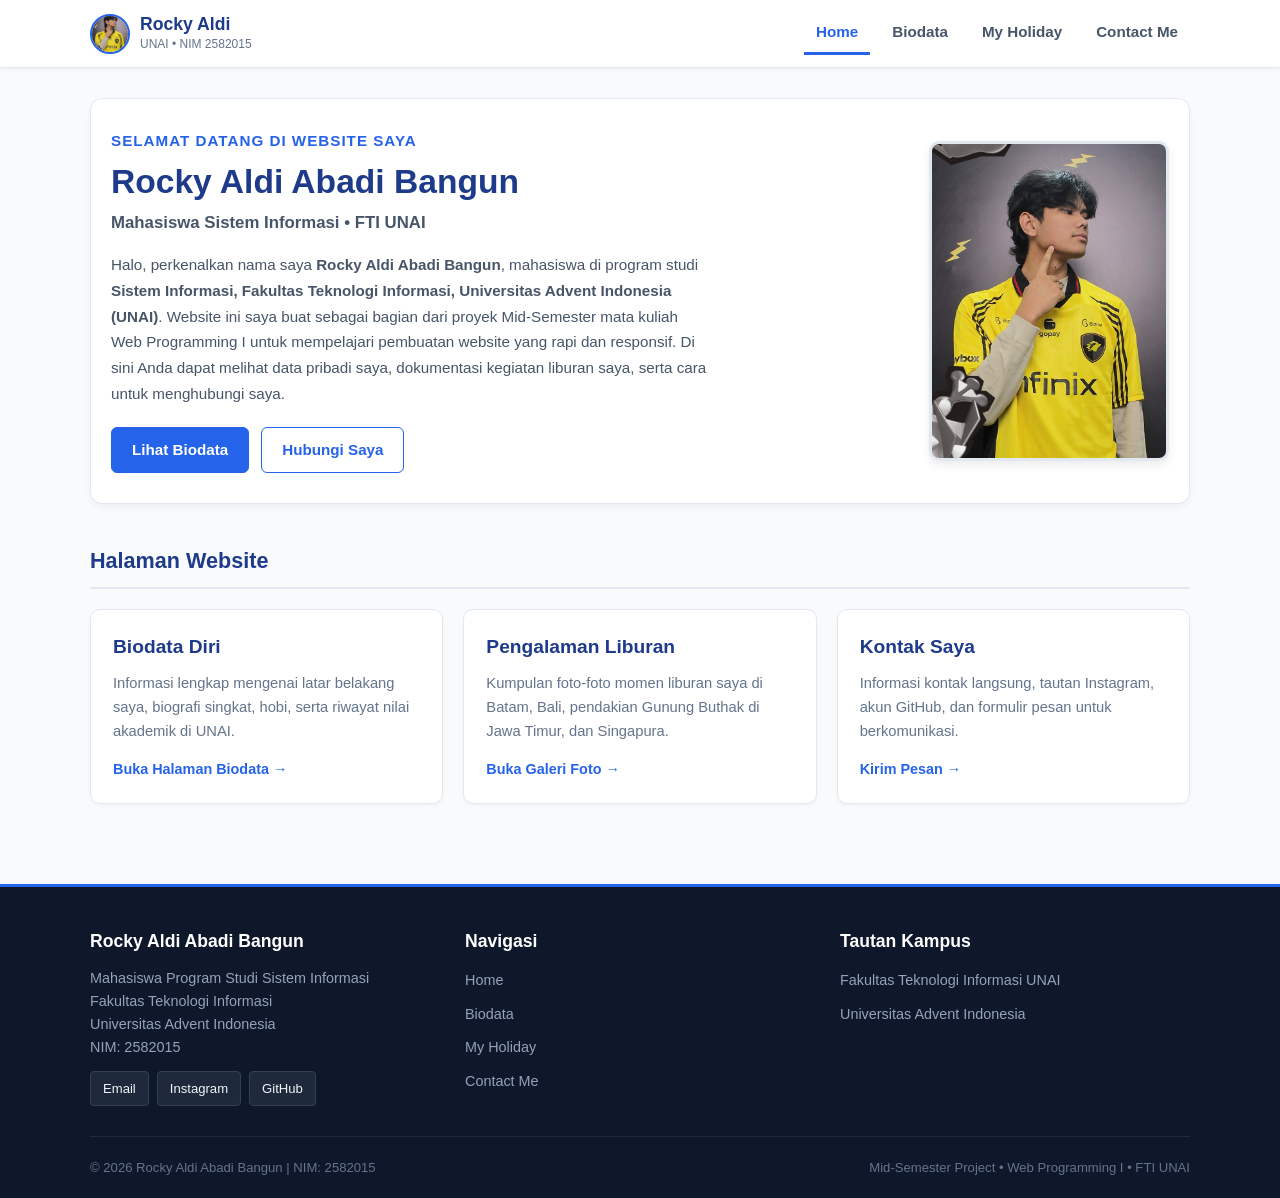
<file: index.html>
<!DOCTYPE html>
<html lang="id">
<head>
  <meta charset="UTF-8">
  <meta name="viewport" content="width=device-width, initial-scale=1.0">
  <title>Home | Rocky Aldi Abadi Bangun</title>
  <link rel="stylesheet" href="style.css">
</head>
<body>

  <header class="site-header">
    <div class="container header-inner">
      <a href="index.html" class="site-logo">
        <img src="images/profile.jpg" alt="Rocky Aldi" class="logo-avatar">
        <div class="logo-text">
          <span class="logo-name">Rocky Aldi</span>
          <span class="logo-tag">UNAI &bull; NIM 2582015</span>
        </div>
      </a>

      <input type="checkbox" id="nav-toggle" class="nav-toggle-checkbox">
      <label for="nav-toggle" class="nav-toggle-label">
        <span></span>
        <span></span>
        <span></span>
      </label>

      <nav class="site-nav">
        <ul class="nav-list">
          <li><a href="index.html" class="nav-link active">Home</a></li>
          <li><a href="biodata.html" class="nav-link">Biodata</a></li>
          <li><a href="myHoliday.html" class="nav-link">My Holiday</a></li>
          <li><a href="contact.html" class="nav-link">Contact Me</a></li>
        </ul>
      </nav>
    </div>
  </header>

  <main class="container">

    <section class="hero-section">
      <div class="hero-inner">
        
        <div class="hero-content">
          <p class="hero-greeting">Selamat Datang di Website Saya</p>
          <h1 class="hero-name">Rocky Aldi Abadi Bangun</h1>
          <p class="hero-subtitle">Mahasiswa Sistem Informasi &bull; FTI UNAI</p>
          <p class="hero-desc">
            Halo, perkenalkan nama saya <strong>Rocky Aldi Abadi Bangun</strong>, mahasiswa di program studi
            <strong>Sistem Informasi, Fakultas Teknologi Informasi, Universitas Advent Indonesia (UNAI)</strong>. 
            Website ini saya buat sebagai bagian dari proyek Mid-Semester mata kuliah Web Programming I untuk mempelajari 
            pembuatan website yang rapi dan responsif. Di sini Anda dapat melihat data pribadi saya, 
            dokumentasi kegiatan liburan saya, serta cara untuk menghubungi saya.
          </p>

          <div class="btn-group">
            <a href="biodata.html" class="btn btn-primary">Lihat Biodata</a>
            <a href="contact.html" class="btn btn-secondary">Hubungi Saya</a>
          </div>
        </div>

        <div class="hero-image-wrapper">
          <img src="images/profile.jpg" alt="Foto Rocky Aldi Abadi Bangun" class="hero-img">
        </div>

      </div>
    </section>

    <section class="home-features">
      <h2 class="section-title">Halaman Website</h2>

      <div class="feature-grid">

        <div class="feature-card">
          <h3>Biodata Diri</h3>
          <p>
            Informasi lengkap mengenai latar belakang saya, biografi singkat, hobi, serta riwayat nilai akademik di UNAI.
          </p>
          <a href="biodata.html" class="feature-link">Buka Halaman Biodata &rarr;</a>
        </div>

        <div class="feature-card">
          <h3>Pengalaman Liburan</h3>
          <p>
            Kumpulan foto-foto momen liburan saya di Batam, Bali, pendakian Gunung Buthak di Jawa Timur, dan Singapura.
          </p>
          <a href="myHoliday.html" class="feature-link">Buka Galeri Foto &rarr;</a>
        </div>

        <div class="feature-card">
          <h3>Kontak Saya</h3>
          <p>
            Informasi kontak langsung, tautan Instagram, akun GitHub, dan formulir pesan untuk berkomunikasi.
          </p>
          <a href="contact.html" class="feature-link">Kirim Pesan &rarr;</a>
        </div>

      </div>
    </section>

  </main>

  <footer class="site-footer">
    <div class="container footer-inner">
      <div class="footer-grid">
        
        <div class="footer-col">
          <h3>Rocky Aldi Abadi Bangun</h3>
          <p>
            Mahasiswa Program Studi Sistem Informasi<br>
            Fakultas Teknologi Informasi<br>
            Universitas Advent Indonesia<br>
            NIM: 2582015
          </p>
          <div class="footer-social-icons">
            <a href="mailto:2582015@unai.edu" class="social-badge">Email</a>
            <a href="https://www.instagram.com/aldi.bgn" target="_blank" rel="noopener noreferrer" class="social-badge">Instagram</a>
            <a href="https://github.com/rockyajaokai" target="_blank" rel="noopener noreferrer" class="social-badge">GitHub</a>
          </div>
        </div>

        <div class="footer-col">
          <h3>Navigasi</h3>
          <ul class="footer-links">
            <li><a href="index.html">Home</a></li>
            <li><a href="biodata.html">Biodata</a></li>
            <li><a href="myHoliday.html">My Holiday</a></li>
            <li><a href="contact.html">Contact Me</a></li>
          </ul>
        </div>

        <div class="footer-col">
          <h3>Tautan Kampus</h3>
          <ul class="footer-links">
            <li><a href="https://fti.unai.edu" target="_blank" rel="noopener noreferrer">Fakultas Teknologi Informasi UNAI</a></li>
            <li><a href="https://unai.edu" target="_blank" rel="noopener noreferrer">Universitas Advent Indonesia</a></li>
          </ul>
        </div>

      </div>

      <div class="footer-bottom">
        <p>&copy; 2026 Rocky Aldi Abadi Bangun | NIM: 2582015</p>
        <p>Mid-Semester Project &bull; Web Programming I &bull; FTI UNAI</p>
      </div>
    </div>
  </footer>

</body>
</html>
</file>
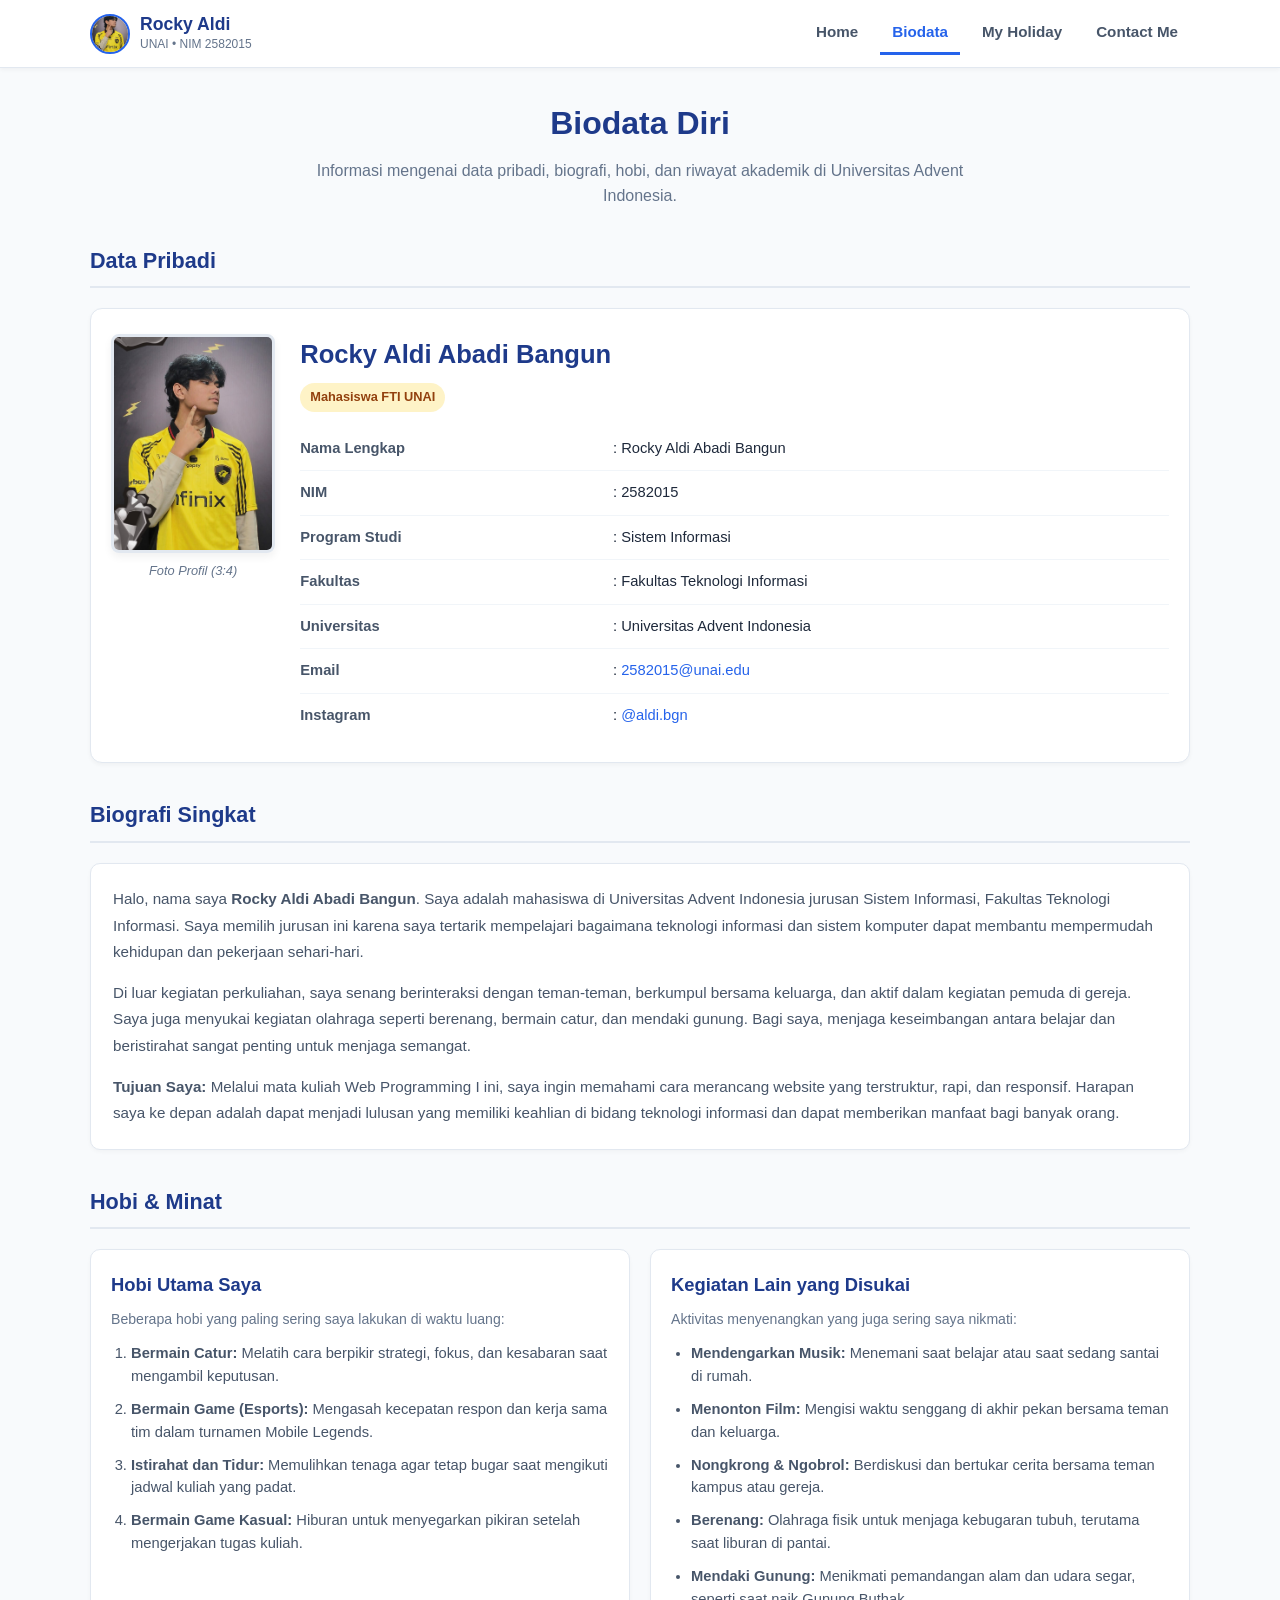
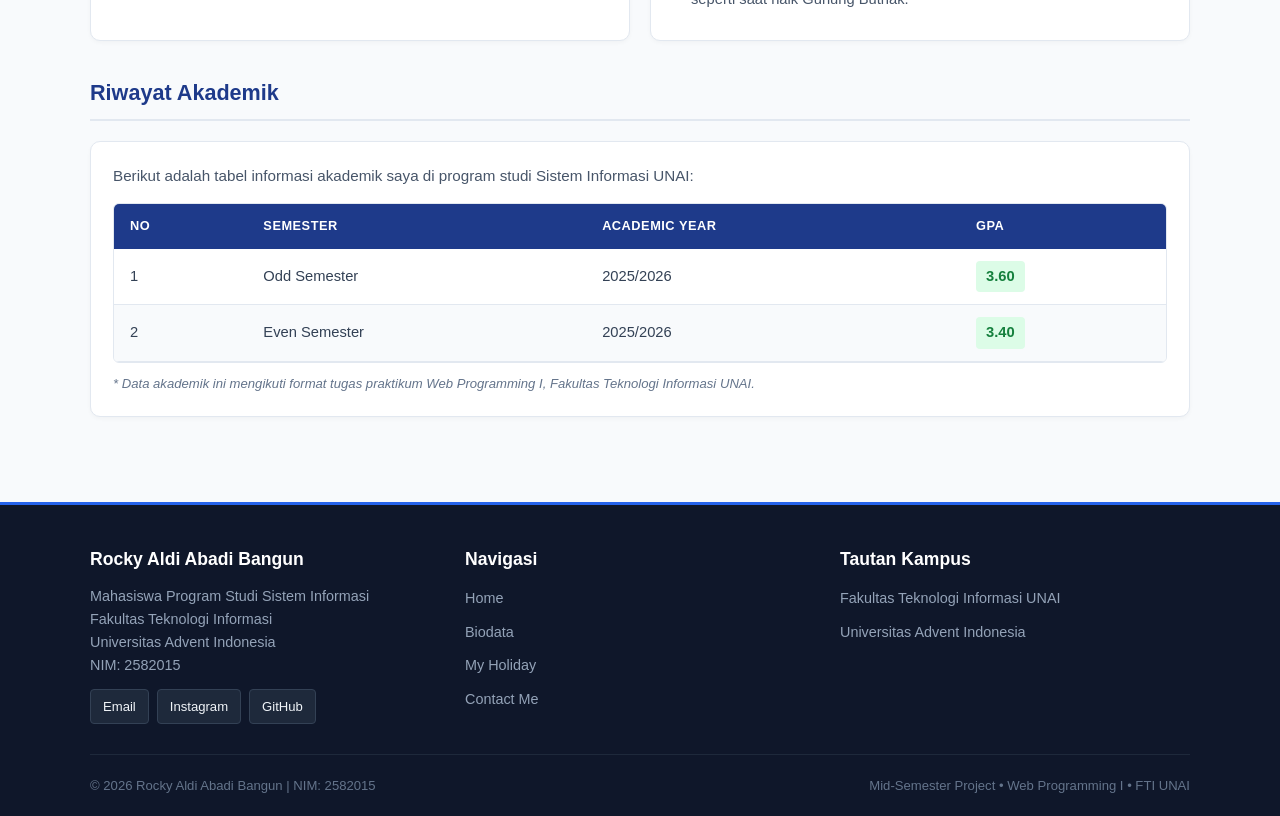
<file: biodata.html>
<!DOCTYPE html>
<html lang="id">
<head>
  <meta charset="UTF-8">
  <meta name="viewport" content="width=device-width, initial-scale=1.0">
  <title>Biodata | Rocky Aldi Abadi Bangun</title>
  <link rel="stylesheet" href="style.css">
</head>
<body>

  <header class="site-header">
    <div class="container header-inner">
      <a href="index.html" class="site-logo">
        <img src="images/profile.jpg" alt="Rocky Aldi" class="logo-avatar">
        <div class="logo-text">
          <span class="logo-name">Rocky Aldi</span>
          <span class="logo-tag">UNAI &bull; NIM 2582015</span>
        </div>
      </a>

      <input type="checkbox" id="nav-toggle" class="nav-toggle-checkbox">
      <label for="nav-toggle" class="nav-toggle-label">
        <span></span>
        <span></span>
        <span></span>
      </label>

      <nav class="site-nav">
        <ul class="nav-list">
          <li><a href="index.html" class="nav-link">Home</a></li>
          <li><a href="biodata.html" class="nav-link active">Biodata</a></li>
          <li><a href="myHoliday.html" class="nav-link">My Holiday</a></li>
          <li><a href="contact.html" class="nav-link">Contact Me</a></li>
        </ul>
      </nav>
    </div>
  </header>

  <main class="container">

    <div class="page-header">
      <h1>Biodata Diri</h1>
      <p class="page-subtitle">
        Informasi mengenai data pribadi, biografi, hobi, dan riwayat akademik di Universitas Advent Indonesia.
      </p>
    </div>

    <section class="biodata-section">
      <h2 class="section-title">Data Pribadi</h2>

      <div class="profile-card">
        
        <div class="profile-photo-container">
          <img src="images/profile.jpg" alt="Foto Rocky Aldi Abadi Bangun" class="profile-photo">
          <span class="photo-caption">Foto Profil (3:4)</span>
        </div>

        <div class="profile-info">
          <h2>Rocky Aldi Abadi Bangun</h2>
          <span class="badge badge-gold">Mahasiswa FTI UNAI</span>
          
          <table class="info-table">
            <tbody>
              <tr>
                <th>Nama Lengkap</th>
                <td>: Rocky Aldi Abadi Bangun</td>
              </tr>
              <tr>
                <th>NIM</th>
                <td>: 2582015</td>
              </tr>
              <tr>
                <th>Program Studi</th>
                <td>: Sistem Informasi</td>
              </tr>
              <tr>
                <th>Fakultas</th>
                <td>: Fakultas Teknologi Informasi</td>
              </tr>
              <tr>
                <th>Universitas</th>
                <td>: Universitas Advent Indonesia</td>
              </tr>
              <tr>
                <th>Email</th>
                <td>: <a href="mailto:2582015@unai.edu">2582015@unai.edu</a></td>
              </tr>
              <tr>
                <th>Instagram</th>
                <td>: <a href="https://www.instagram.com/aldi.bgn" target="_blank" rel="noopener noreferrer">@aldi.bgn</a></td>
              </tr>
            </tbody>
          </table>
        </div>

      </div>
    </section>

    <section class="biodata-section">
      <h2 class="section-title">Biografi Singkat</h2>

      <div class="bio-card">
        <p>
          Halo, nama saya <strong>Rocky Aldi Abadi Bangun</strong>. Saya adalah mahasiswa di Universitas Advent Indonesia 
          jurusan Sistem Informasi, Fakultas Teknologi Informasi. Saya memilih jurusan ini karena saya tertarik mempelajari 
          bagaimana teknologi informasi dan sistem komputer dapat membantu mempermudah kehidupan dan pekerjaan sehari-hari.
        </p>
        <p>
          Di luar kegiatan perkuliahan, saya senang berinteraksi dengan teman-teman, berkumpul bersama keluarga, dan aktif 
          dalam kegiatan pemuda di gereja. Saya juga menyukai kegiatan olahraga seperti berenang, bermain catur, dan mendaki gunung. 
          Bagi saya, menjaga keseimbangan antara belajar dan beristirahat sangat penting untuk menjaga semangat.
        </p>
        <p>
          <strong>Tujuan Saya:</strong> Melalui mata kuliah Web Programming I ini, saya ingin memahami cara merancang website 
          yang terstruktur, rapi, dan responsif. Harapan saya ke depan adalah dapat menjadi lulusan yang memiliki keahlian di bidang 
          teknologi informasi dan dapat memberikan manfaat bagi banyak orang.
        </p>
      </div>
    </section>

    <section class="biodata-section">
      <h2 class="section-title">Hobi &amp; Minat</h2>

      <div class="hobbies-grid">
        
        <div class="hobby-card">
          <h3>Hobi Utama Saya</h3>
          <p class="intro">Beberapa hobi yang paling sering saya lakukan di waktu luang:</p>
          <ol>
            <li>
              <strong>Bermain Catur:</strong> Melatih cara berpikir strategi, fokus, dan kesabaran saat mengambil keputusan.
            </li>
            <li>
              <strong>Bermain Game (Esports):</strong> Mengasah kecepatan respon dan kerja sama tim dalam turnamen Mobile Legends.
            </li>
            <li>
              <strong>Istirahat dan Tidur:</strong> Memulihkan tenaga agar tetap bugar saat mengikuti jadwal kuliah yang padat.
            </li>
            <li>
              <strong>Bermain Game Kasual:</strong> Hiburan untuk menyegarkan pikiran setelah mengerjakan tugas kuliah.
            </li>
          </ol>
        </div>

        <div class="hobby-card">
          <h3>Kegiatan Lain yang Disukai</h3>
          <p class="intro">Aktivitas menyenangkan yang juga sering saya nikmati:</p>
          <ul>
            <li>
              <strong>Mendengarkan Musik:</strong> Menemani saat belajar atau saat sedang santai di rumah.
            </li>
            <li>
              <strong>Menonton Film:</strong> Mengisi waktu senggang di akhir pekan bersama teman dan keluarga.
            </li>
            <li>
              <strong>Nongkrong &amp; Ngobrol:</strong> Berdiskusi dan bertukar cerita bersama teman kampus atau gereja.
            </li>
            <li>
              <strong>Berenang:</strong> Olahraga fisik untuk menjaga kebugaran tubuh, terutama saat liburan di pantai.
            </li>
            <li>
              <strong>Mendaki Gunung:</strong> Menikmati pemandangan alam dan udara segar, seperti saat naik Gunung Buthak.
            </li>
          </ul>
        </div>

      </div>
    </section>

    <section class="biodata-section">
      <h2 class="section-title">Riwayat Akademik</h2>

      <div class="academic-section">
        <p class="lead">
          Berikut adalah tabel informasi akademik saya di program studi Sistem Informasi UNAI:
        </p>

        <div class="table-responsive">
          <table class="academic-table">
            <thead>
              <tr>
                <th>No</th>
                <th>Semester</th>
                <th>Academic Year</th>
                <th>GPA</th>
              </tr>
            </thead>
            <tbody>
              <tr>
                <td>1</td>
                <td>Odd Semester</td>
                <td>2025/2026</td>
                <td><span class="gpa-badge">3.60</span></td>
              </tr>
              <tr>
                <td>2</td>
                <td>Even Semester</td>
                <td>2025/2026</td>
                <td><span class="gpa-badge">3.40</span></td>
              </tr>
            </tbody>
          </table>
        </div>

        <p class="table-note">
          * Data akademik ini mengikuti format tugas praktikum Web Programming I, Fakultas Teknologi Informasi UNAI.
        </p>
      </div>
    </section>

  </main>

  <footer class="site-footer">
    <div class="container footer-inner">
      <div class="footer-grid">
        
        <div class="footer-col">
          <h3>Rocky Aldi Abadi Bangun</h3>
          <p>
            Mahasiswa Program Studi Sistem Informasi<br>
            Fakultas Teknologi Informasi<br>
            Universitas Advent Indonesia<br>
            NIM: 2582015
          </p>
          <div class="footer-social-icons">
            <a href="mailto:2582015@unai.edu" class="social-badge">Email</a>
            <a href="https://www.instagram.com/aldi.bgn" target="_blank" rel="noopener noreferrer" class="social-badge">Instagram</a>
            <a href="https://github.com/rockyajaokai" target="_blank" rel="noopener noreferrer" class="social-badge">GitHub</a>
          </div>
        </div>

        <div class="footer-col">
          <h3>Navigasi</h3>
          <ul class="footer-links">
            <li><a href="index.html">Home</a></li>
            <li><a href="biodata.html">Biodata</a></li>
            <li><a href="myHoliday.html">My Holiday</a></li>
            <li><a href="contact.html">Contact Me</a></li>
          </ul>
        </div>

        <div class="footer-col">
          <h3>Tautan Kampus</h3>
          <ul class="footer-links">
            <li><a href="https://fti.unai.edu" target="_blank" rel="noopener noreferrer">Fakultas Teknologi Informasi UNAI</a></li>
            <li><a href="https://unai.edu" target="_blank" rel="noopener noreferrer">Universitas Advent Indonesia</a></li>
          </ul>
        </div>

      </div>

      <div class="footer-bottom">
        <p>&copy; 2026 Rocky Aldi Abadi Bangun | NIM: 2582015</p>
        <p>Mid-Semester Project &bull; Web Programming I &bull; FTI UNAI</p>
      </div>
    </div>
  </footer>

</body>
</html>
</file>
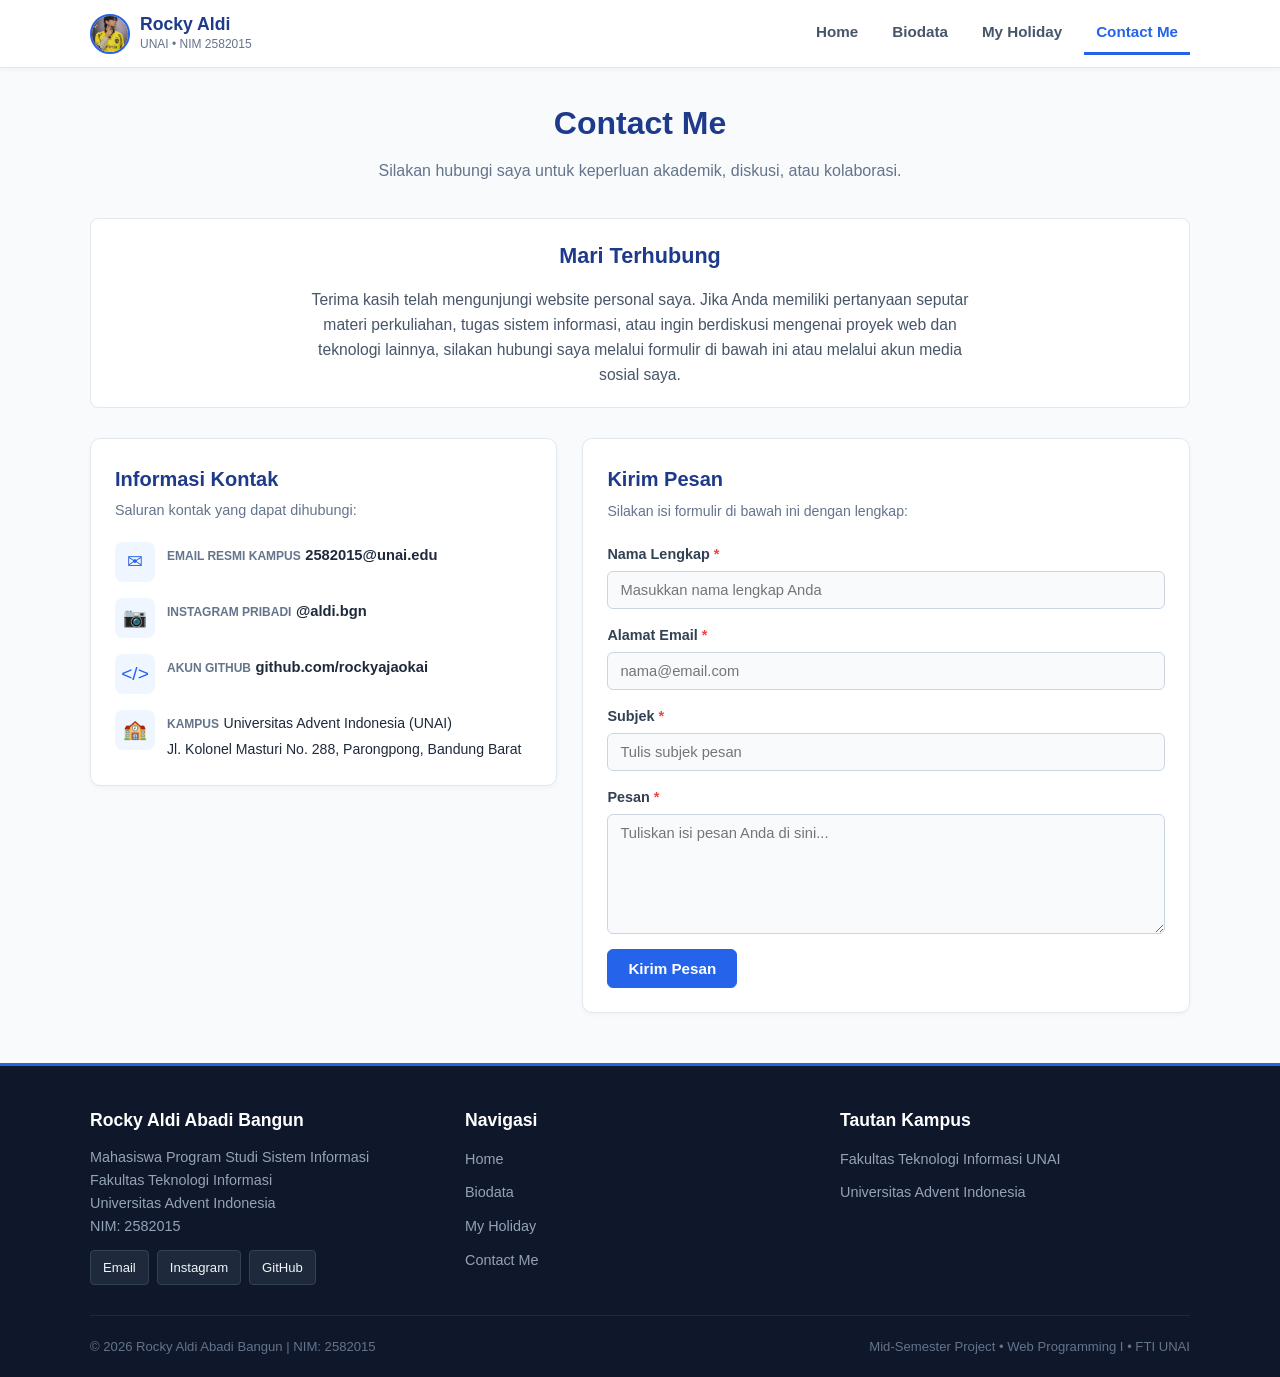
<file: contact.html>
<!DOCTYPE html>
<html lang="id">
<head>
  <meta charset="UTF-8">
  <meta name="viewport" content="width=device-width, initial-scale=1.0">
  <title>Contact Me | Rocky Aldi Abadi Bangun</title>
  <link rel="stylesheet" href="style.css">
</head>
<body>

  <header class="site-header">
    <div class="container header-inner">
      <a href="index.html" class="site-logo">
        <img src="images/profile.jpg" alt="Rocky Aldi" class="logo-avatar">
        <div class="logo-text">
          <span class="logo-name">Rocky Aldi</span>
          <span class="logo-tag">UNAI &bull; NIM 2582015</span>
        </div>
      </a>

      <input type="checkbox" id="nav-toggle" class="nav-toggle-checkbox">
      <label for="nav-toggle" class="nav-toggle-label">
        <span></span>
        <span></span>
        <span></span>
      </label>

      <nav class="site-nav">
        <ul class="nav-list">
          <li><a href="index.html" class="nav-link">Home</a></li>
          <li><a href="biodata.html" class="nav-link">Biodata</a></li>
          <li><a href="myHoliday.html" class="nav-link">My Holiday</a></li>
          <li><a href="contact.html" class="nav-link active">Contact Me</a></li>
        </ul>
      </nav>
    </div>
  </header>

  <main class="container">

    <div class="page-header">
      <h1>Contact Me</h1>
      <p class="page-subtitle">
        Silakan hubungi saya untuk keperluan akademik, diskusi, atau kolaborasi.
      </p>
    </div>

    <section class="contact-intro-card">
      <h2 class="section-title" style="text-align: center; border-bottom: none; margin-bottom: 5px;">Mari Terhubung</h2>
      <p>
        Terima kasih telah mengunjungi website personal saya. Jika Anda memiliki pertanyaan seputar materi perkuliahan, 
        tugas sistem informasi, atau ingin berdiskusi mengenai proyek web dan teknologi lainnya, 
        silakan hubungi saya melalui formulir di bawah ini atau melalui akun media sosial saya.
      </p>
    </section>

    <div class="contact-grid">

      <aside class="contact-info-card">
        <div>
          <h3>Informasi Kontak</h3>
          <p style="color: #64748b; font-size: 0.9rem; margin-top: 4px;">
            Saluran kontak yang dapat dihubungi:
          </p>
        </div>

        <div class="contact-methods">

          <div class="contact-item">
            <div class="contact-item-icon">&#9993;</div>
            <div class="contact-item-details">
              <span class="label">Email Resmi Kampus</span>
              <a href="mailto:2582015@unai.edu" class="value">
                2582015@unai.edu
              </a>
            </div>
          </div>

          <div class="contact-item">
            <div class="contact-item-icon">&#128247;</div>
            <div class="contact-item-details">
              <span class="label">Instagram Pribadi</span>
              <a href="https://www.instagram.com/aldi.bgn" target="_blank" rel="noopener noreferrer" class="value">
                @aldi.bgn
              </a>
            </div>
          </div>

          <div class="contact-item">
            <div class="contact-item-icon">&lt;/&gt;</div>
            <div class="contact-item-details">
              <span class="label">Akun GitHub</span>
              <a href="https://github.com/rockyajaokai" target="_blank" rel="noopener noreferrer" class="value">
                github.com/rockyajaokai
              </a>
            </div>
          </div>

          <div class="contact-item">
            <div class="contact-item-icon">&#127979;</div>
            <div class="contact-item-details">
              <span class="label">Kampus</span>
              <span class="value" style="font-size: 0.88rem; font-weight: normal;">
                Universitas Advent Indonesia (UNAI)<br>
                Jl. Kolonel Masturi No. 288, Parongpong, Bandung Barat
              </span>
            </div>
          </div>

        </div>
      </aside>

      <section class="contact-form-card">
        <h3>Kirim Pesan</h3>
        <p class="form-subtitle">
          Silakan isi formulir di bawah ini dengan lengkap:
        </p>

        <form class="contact-form" action="mailto:2582015@unai.edu" method="post" enctype="text/plain">
          
          <div class="form-group">
            <label for="fullname">Nama Lengkap <span class="required">*</span></label>
            <input 
              type="text" 
              id="fullname" 
              name="fullname" 
              class="form-control" 
              placeholder="Masukkan nama lengkap Anda" 
              required 
              minlength="3">
          </div>

          <div class="form-group">
            <label for="email">Alamat Email <span class="required">*</span></label>
            <input 
              type="email" 
              id="email" 
              name="email" 
              class="form-control" 
              placeholder="nama@email.com" 
              required>
          </div>

          <div class="form-group">
            <label for="subject">Subjek <span class="required">*</span></label>
            <input 
              type="text" 
              id="subject" 
              name="subject" 
              class="form-control" 
              placeholder="Tulis subjek pesan" 
              required 
              minlength="4">
          </div>

          <div class="form-group">
            <label for="message">Pesan <span class="required">*</span></label>
            <textarea 
              id="message" 
              name="message" 
              class="form-control" 
              rows="5" 
              placeholder="Tuliskan isi pesan Anda di sini..." 
              required 
              minlength="10"></textarea>
          </div>

          <button type="submit" class="btn btn-primary" style="align-self: flex-start;">
            Kirim Pesan
          </button>

        </form>
      </section>

    </div>

  </main>

  <footer class="site-footer">
    <div class="container footer-inner">
      <div class="footer-grid">
        
        <div class="footer-col">
          <h3>Rocky Aldi Abadi Bangun</h3>
          <p>
            Mahasiswa Program Studi Sistem Informasi<br>
            Fakultas Teknologi Informasi<br>
            Universitas Advent Indonesia<br>
            NIM: 2582015
          </p>
          <div class="footer-social-icons">
            <a href="mailto:2582015@unai.edu" class="social-badge">Email</a>
            <a href="https://www.instagram.com/aldi.bgn" target="_blank" rel="noopener noreferrer" class="social-badge">Instagram</a>
            <a href="https://github.com/rockyajaokai" target="_blank" rel="noopener noreferrer" class="social-badge">GitHub</a>
          </div>
        </div>

        <div class="footer-col">
          <h3>Navigasi</h3>
          <ul class="footer-links">
            <li><a href="index.html">Home</a></li>
            <li><a href="biodata.html">Biodata</a></li>
            <li><a href="myHoliday.html">My Holiday</a></li>
            <li><a href="contact.html">Contact Me</a></li>
          </ul>
        </div>

        <div class="footer-col">
          <h3>Tautan Kampus</h3>
          <ul class="footer-links">
            <li><a href="https://fti.unai.edu" target="_blank" rel="noopener noreferrer">Fakultas Teknologi Informasi UNAI</a></li>
            <li><a href="https://unai.edu" target="_blank" rel="noopener noreferrer">Universitas Advent Indonesia</a></li>
          </ul>
        </div>

      </div>

      <div class="footer-bottom">
        <p>&copy; 2026 Rocky Aldi Abadi Bangun | NIM: 2582015</p>
        <p>Mid-Semester Project &bull; Web Programming I &bull; FTI UNAI</p>
      </div>
    </div>
  </footer>

</body>
</html>
</file>
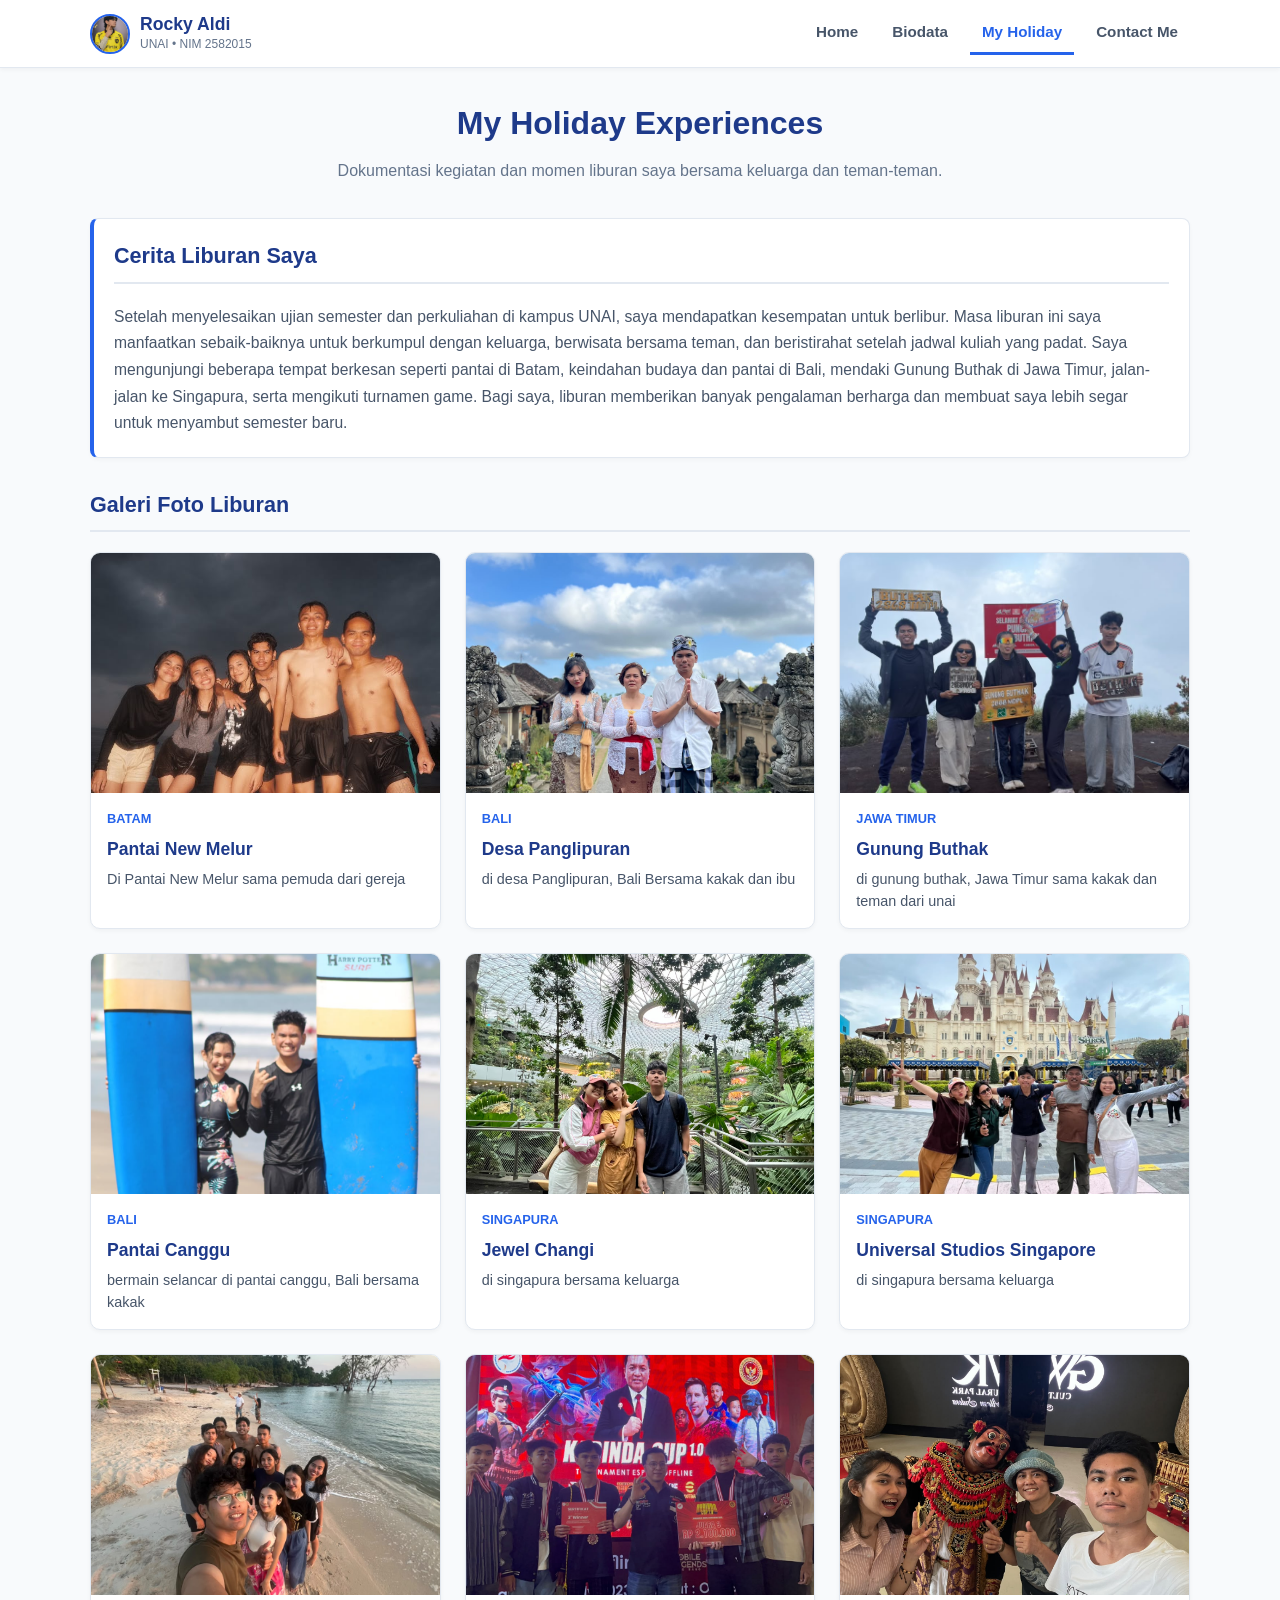
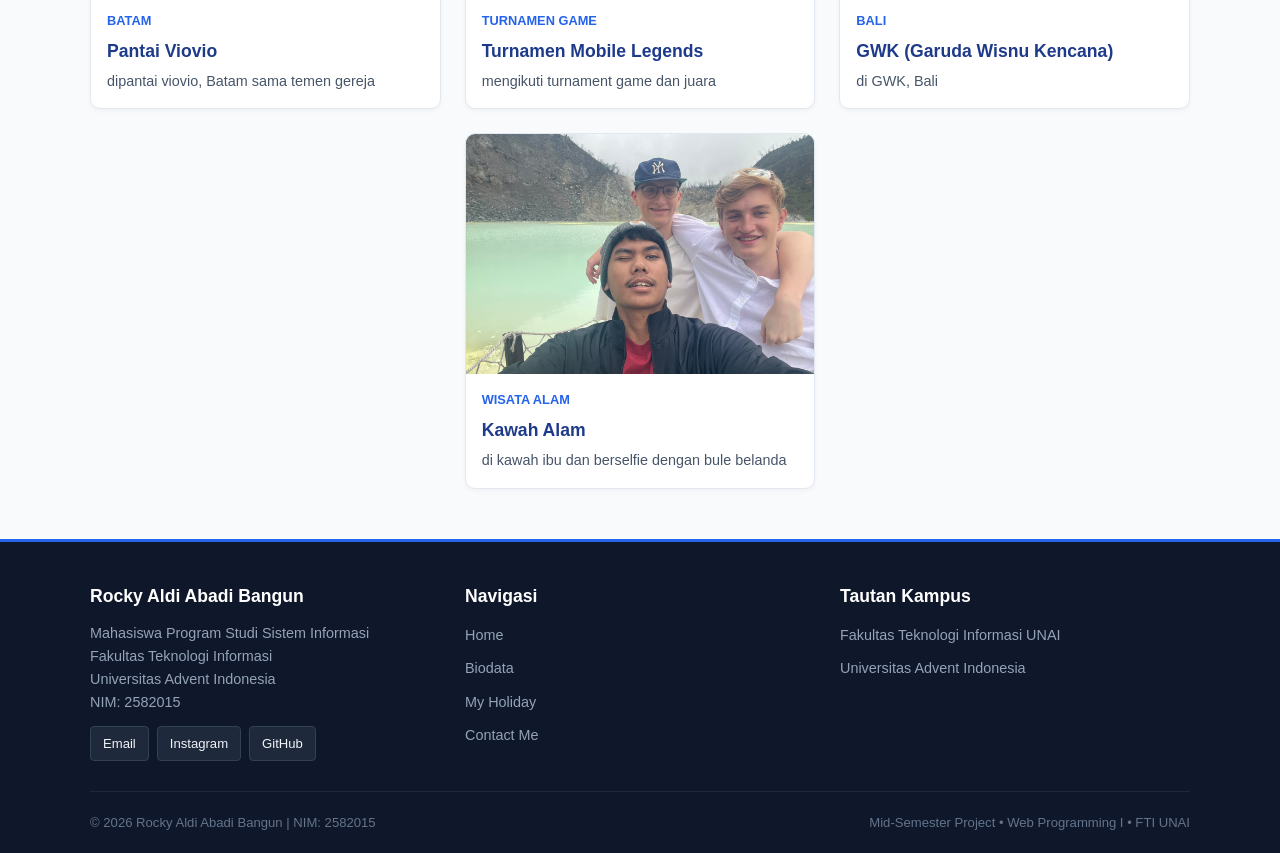
<file: myHoliday.html>
<!DOCTYPE html>
<html lang="id">
<head>
  <meta charset="UTF-8">
  <meta name="viewport" content="width=device-width, initial-scale=1.0">
  <title>My Holiday | Rocky Aldi Abadi Bangun</title>
  <link rel="stylesheet" href="style.css">
</head>
<body>

  <header class="site-header">
    <div class="container header-inner">
      <a href="index.html" class="site-logo">
        <img src="images/profile.jpg" alt="Rocky Aldi" class="logo-avatar">
        <div class="logo-text">
          <span class="logo-name">Rocky Aldi</span>
          <span class="logo-tag">UNAI &bull; NIM 2582015</span>
        </div>
      </a>

      <input type="checkbox" id="nav-toggle" class="nav-toggle-checkbox">
      <label for="nav-toggle" class="nav-toggle-label">
        <span></span>
        <span></span>
        <span></span>
      </label>

      <nav class="site-nav">
        <ul class="nav-list">
          <li><a href="index.html" class="nav-link">Home</a></li>
          <li><a href="biodata.html" class="nav-link">Biodata</a></li>
          <li><a href="myHoliday.html" class="nav-link active">My Holiday</a></li>
          <li><a href="contact.html" class="nav-link">Contact Me</a></li>
        </ul>
      </nav>
    </div>
  </header>

  <main class="container">

    <div class="page-header">
      <h1>My Holiday Experiences</h1>
      <p class="page-subtitle">
        Dokumentasi kegiatan dan momen liburan saya bersama keluarga dan teman-teman.
      </p>
    </div>

    <section class="holiday-intro-card">
      <h2 class="section-title">Cerita Liburan Saya</h2>
      <p>
        Setelah menyelesaikan ujian semester dan perkuliahan di kampus UNAI, saya mendapatkan kesempatan untuk berlibur. 
        Masa liburan ini saya manfaatkan sebaik-baiknya untuk berkumpul dengan keluarga, berwisata bersama teman, 
        dan beristirahat setelah jadwal kuliah yang padat. Saya mengunjungi beberapa tempat berkesan seperti pantai di Batam, 
        keindahan budaya dan pantai di Bali, mendaki Gunung Buthak di Jawa Timur, jalan-jalan ke Singapura, serta mengikuti turnamen game. 
        Bagi saya, liburan memberikan banyak pengalaman berharga dan membuat saya lebih segar untuk menyambut semester baru.
      </p>
    </section>

    <section>
      <h2 class="section-title">Galeri Foto Liburan</h2>

      <div class="gallery-flex-container">

        <figure class="gallery-card">
          <div class="gallery-image-wrapper">
            <img src="images/holiday-1.jpg" alt="Berenang bersama pemuda gereja di Pantai New Melur" class="gallery-img">
          </div>
          <figcaption class="gallery-caption">
            <span class="location-tag">Batam</span>
            <h3 class="caption-title">Pantai New Melur</h3>
            <p class="caption-desc">Di Pantai New Melur sama pemuda dari gereja</p>
          </figcaption>
        </figure>

        <figure class="gallery-card">
          <div class="gallery-image-wrapper">
            <img src="images/holiday-2.jpg" alt="Bersama kakak dan ibu di Desa Panglipuran Bali" class="gallery-img">
          </div>
          <figcaption class="gallery-caption">
            <span class="location-tag">Bali</span>
            <h3 class="caption-title">Desa Panglipuran</h3>
            <p class="caption-desc">di desa Panglipuran, Bali Bersama kakak dan ibu</p>
          </figcaption>
        </figure>

        <figure class="gallery-card">
          <div class="gallery-image-wrapper">
            <img src="images/holiday-3.jpg" alt="Puncak Gunung Buthak bersama kakak dan teman UNAI" class="gallery-img">
          </div>
          <figcaption class="gallery-caption">
            <span class="location-tag">Jawa Timur</span>
            <h3 class="caption-title">Gunung Buthak</h3>
            <p class="caption-desc">di gunung buthak, Jawa Timur sama kakak dan teman dari unai</p>
          </figcaption>
        </figure>

        <figure class="gallery-card">
          <div class="gallery-image-wrapper">
            <img src="images/holiday-4.jpg" alt="Selancar di Pantai Canggu bersama kakak" class="gallery-img">
          </div>
          <figcaption class="gallery-caption">
            <span class="location-tag">Bali</span>
            <h3 class="caption-title">Pantai Canggu</h3>
            <p class="caption-desc">bermain selancar di pantai canggu, Bali bersama kakak</p>
          </figcaption>
        </figure>

        <figure class="gallery-card">
          <div class="gallery-image-wrapper">
            <img src="images/holiday-5.jpg" alt="Bersama keluarga di Jewel Changi Singapura" class="gallery-img">
          </div>
          <figcaption class="gallery-caption">
            <span class="location-tag">Singapura</span>
            <h3 class="caption-title">Jewel Changi</h3>
            <p class="caption-desc">di singapura bersama keluarga</p>
          </figcaption>
        </figure>

        <figure class="gallery-card">
          <div class="gallery-image-wrapper">
            <img src="images/holiday-6.jpg" alt="Bersama keluarga di Universal Studios Singapore" class="gallery-img">
          </div>
          <figcaption class="gallery-caption">
            <span class="location-tag">Singapura</span>
            <h3 class="caption-title">Universal Studios Singapore</h3>
            <p class="caption-desc">di singapura bersama keluarga</p>
          </figcaption>
        </figure>

        <figure class="gallery-card">
          <div class="gallery-image-wrapper">
            <img src="images/holiday-7.jpg" alt="Di Pantai Viovio Batam bersama teman gereja" class="gallery-img">
          </div>
          <figcaption class="gallery-caption">
            <span class="location-tag">Batam</span>
            <h3 class="caption-title">Pantai Viovio</h3>
            <p class="caption-desc">dipantai viovio, Batam sama temen gereja</p>
          </figcaption>
        </figure>

        <figure class="gallery-card">
          <div class="gallery-image-wrapper">
            <img src="images/holiday-8.jpg" alt="Juara 3 turnamen Mobile Legends Korinda Cup" class="gallery-img">
          </div>
          <figcaption class="gallery-caption">
            <span class="location-tag">Turnamen Game</span>
            <h3 class="caption-title">Turnamen Mobile Legends</h3>
            <p class="caption-desc">mengikuti turnament game dan juara</p>
          </figcaption>
        </figure>

        <figure class="gallery-card">
          <div class="gallery-image-wrapper">
            <img src="images/holiday-9.jpg" alt="Di GWK Bali bersama keluarga dan penari Bali" class="gallery-img">
          </div>
          <figcaption class="gallery-caption">
            <span class="location-tag">Bali</span>
            <h3 class="caption-title">GWK (Garuda Wisnu Kencana)</h3>
            <p class="caption-desc">di GWK, Bali</p>
          </figcaption>
        </figure>

        <figure class="gallery-card">
          <div class="gallery-image-wrapper">
            <img src="images/holiday-10.jpg" alt="Selfie bersama bule Belanda di kawah" class="gallery-img">
          </div>
          <figcaption class="gallery-caption">
            <span class="location-tag">Wisata Alam</span>
            <h3 class="caption-title">Kawah Alam</h3>
            <p class="caption-desc">di kawah ibu dan berselfie dengan bule belanda</p>
          </figcaption>
        </figure>

      </div>
    </section>

  </main>

  <footer class="site-footer">
    <div class="container footer-inner">
      <div class="footer-grid">
        
        <div class="footer-col">
          <h3>Rocky Aldi Abadi Bangun</h3>
          <p>
            Mahasiswa Program Studi Sistem Informasi<br>
            Fakultas Teknologi Informasi<br>
            Universitas Advent Indonesia<br>
            NIM: 2582015
          </p>
          <div class="footer-social-icons">
            <a href="mailto:2582015@unai.edu" class="social-badge">Email</a>
            <a href="https://www.instagram.com/aldi.bgn" target="_blank" rel="noopener noreferrer" class="social-badge">Instagram</a>
            <a href="https://github.com/rockyajaokai" target="_blank" rel="noopener noreferrer" class="social-badge">GitHub</a>
          </div>
        </div>

        <div class="footer-col">
          <h3>Navigasi</h3>
          <ul class="footer-links">
            <li><a href="index.html">Home</a></li>
            <li><a href="biodata.html">Biodata</a></li>
            <li><a href="myHoliday.html">My Holiday</a></li>
            <li><a href="contact.html">Contact Me</a></li>
          </ul>
        </div>

        <div class="footer-col">
          <h3>Tautan Kampus</h3>
          <ul class="footer-links">
            <li><a href="https://fti.unai.edu" target="_blank" rel="noopener noreferrer">Fakultas Teknologi Informasi UNAI</a></li>
            <li><a href="https://unai.edu" target="_blank" rel="noopener noreferrer">Universitas Advent Indonesia</a></li>
          </ul>
        </div>

      </div>

      <div class="footer-bottom">
        <p>&copy; 2026 Rocky Aldi Abadi Bangun | NIM: 2582015</p>
        <p>Mid-Semester Project &bull; Web Programming I &bull; FTI UNAI</p>
      </div>
    </div>
  </footer>

</body>
</html>
</file>
<file: style.css>
* {
  margin: 0;
  padding: 0;
  box-sizing: border-box;
}

body {
  font-family: 'Segoe UI', Roboto, Helvetica, Arial, sans-serif;
  line-height: 1.6;
  color: #333333;
  background-color: #f8fafc;
  min-height: 100vh;
  display: flex;
  flex-direction: column;
}

img {
  max-width: 100%;
  height: auto;
  display: block;
}

a {
  color: #2563eb;
  text-decoration: none;
  transition: 0.3s;
}

a:hover {
  color: #1d4ed8;
  text-decoration: underline;
}

.container {
  width: 90%;
  max-width: 1100px;
  margin: 0 auto;
}

main {
  flex: 1;
  padding: 30px 0 50px 0;
}

.page-header {
  text-align: center;
  margin-bottom: 35px;
}

.page-header h1 {
  font-size: 2rem;
  color: #1e3a8a;
  margin-bottom: 8px;
}

.page-header .page-subtitle {
  font-size: 1rem;
  color: #64748b;
  max-width: 650px;
  margin: 0 auto;
}

.section-title {
  font-size: 1.35rem;
  color: #1e3a8a;
  margin-bottom: 20px;
  padding-bottom: 8px;
  border-bottom: 2px solid #e2e8f0;
}

.btn {
  display: inline-block;
  padding: 10px 20px;
  font-size: 0.95rem;
  font-weight: 600;
  border-radius: 6px;
  text-decoration: none;
  cursor: pointer;
  transition: 0.3s;
  text-align: center;
}

.btn-primary {
  background-color: #2563eb;
  color: #ffffff;
  border: 1px solid #2563eb;
}

.btn-primary:hover {
  background-color: #1d4ed8;
  color: #ffffff;
  text-decoration: none;
}

.btn-secondary {
  background-color: #ffffff;
  color: #2563eb;
  border: 1px solid #2563eb;
}

.btn-secondary:hover {
  background-color: #2563eb;
  color: #ffffff;
  text-decoration: none;
}

.btn-group {
  display: flex;
  flex-wrap: wrap;
  gap: 12px;
  margin-top: 20px;
}

.badge {
  display: inline-block;
  padding: 4px 10px;
  font-size: 0.8rem;
  font-weight: 600;
  border-radius: 20px;
  background-color: #e0f2fe;
  color: #0369a1;
}

.badge-gold {
  background-color: #fef3c7;
  color: #92400e;
}

.site-header {
  background-color: #ffffff;
  border-bottom: 1px solid #e2e8f0;
  box-shadow: 0 2px 4px rgba(0, 0, 0, 0.04);
  position: sticky;
  top: 0;
  z-index: 100;
}

.header-inner {
  display: flex;
  align-items: center;
  justify-content: space-between;
  padding: 12px 0;
}

.site-logo {
  display: flex;
  align-items: center;
  gap: 10px;
  text-decoration: none;
}

.logo-avatar {
  width: 40px;
  height: 40px;
  border-radius: 50%;
  object-fit: cover;
  border: 2px solid #2563eb;
}

.logo-text {
  display: flex;
  flex-direction: column;
}

.logo-name {
  font-size: 1.1rem;
  font-weight: bold;
  color: #1e3a8a;
  line-height: 1.2;
}

.logo-tag {
  font-size: 0.75rem;
  color: #64748b;
}

.nav-toggle-checkbox {
  display: none;
}

.nav-toggle-label {
  display: flex;
  flex-direction: column;
  justify-content: space-between;
  width: 26px;
  height: 20px;
  cursor: pointer;
}

.nav-toggle-label span {
  display: block;
  width: 100%;
  height: 3px;
  background-color: #1e3a8a;
  border-radius: 2px;
  transition: 0.3s;
}

.site-nav {
  position: absolute;
  top: 100%;
  left: 0;
  right: 0;
  background-color: #ffffff;
  border-bottom: 1px solid #e2e8f0;
  padding: 15px;
  display: none;
  flex-direction: column;
  box-shadow: 0 4px 6px rgba(0, 0, 0, 0.05);
}

.nav-toggle-checkbox:checked ~ .site-nav {
  display: flex;
}

.nav-list {
  list-style: none;
  display: flex;
  flex-direction: column;
  gap: 8px;
}

.nav-link {
  display: block;
  padding: 8px 12px;
  font-size: 0.95rem;
  font-weight: 600;
  color: #475569;
  border-radius: 6px;
}

.nav-link:hover {
  background-color: #f1f5f9;
  color: #2563eb;
  text-decoration: none;
}

.nav-link.active {
  background-color: #eff6ff;
  color: #2563eb;
  border-left: 4px solid #2563eb;
}

.hero-section {
  background-color: #ffffff;
  border: 1px solid #e2e8f0;
  border-radius: 12px;
  padding: 30px 20px;
  box-shadow: 0 4px 6px rgba(0, 0, 0, 0.04);
  margin-bottom: 40px;
}

.hero-inner {
  display: flex;
  flex-direction: column;
  align-items: center;
  gap: 25px;
  text-align: center;
}

.hero-image-wrapper {
  max-width: 240px;
  width: 100%;
}

.hero-img {
  width: 100%;
  aspect-ratio: 3 / 4;
  object-fit: cover;
  border-radius: 10px;
  border: 3px solid #e2e8f0;
  box-shadow: 0 4px 10px rgba(0, 0, 0, 0.08);
}

.hero-content {
  max-width: 600px;
}

.hero-greeting {
  font-size: 0.95rem;
  font-weight: bold;
  color: #2563eb;
  text-transform: uppercase;
  letter-spacing: 1px;
  margin-bottom: 8px;
}

.hero-name {
  font-size: 2.1rem;
  color: #1e3a8a;
  line-height: 1.2;
  margin-bottom: 8px;
}

.hero-subtitle {
  font-size: 1.05rem;
  color: #475569;
  font-weight: 600;
  margin-bottom: 15px;
}

.hero-desc {
  font-size: 0.95rem;
  color: #475569;
  line-height: 1.7;
}

.home-features {
  margin-bottom: 30px;
}

.feature-grid {
  display: grid;
  grid-template-columns: 1fr;
  gap: 20px;
}

.feature-card {
  background-color: #ffffff;
  border: 1px solid #e2e8f0;
  border-radius: 10px;
  padding: 22px;
  box-shadow: 0 2px 4px rgba(0, 0, 0, 0.03);
  display: flex;
  flex-direction: column;
  transition: 0.3s;
}

.feature-card:hover {
  transform: translateY(-4px);
  box-shadow: 0 6px 12px rgba(0, 0, 0, 0.08);
  border-color: #cbd5e1;
}

.feature-card h3 {
  font-size: 1.2rem;
  color: #1e3a8a;
  margin-bottom: 10px;
}

.feature-card p {
  color: #64748b;
  font-size: 0.92rem;
  line-height: 1.6;
  margin-bottom: 15px;
  flex-grow: 1;
}

.feature-link {
  font-weight: 600;
  font-size: 0.9rem;
  color: #2563eb;
}

.biodata-section {
  margin-bottom: 35px;
}

.profile-card {
  background-color: #ffffff;
  border: 1px solid #e2e8f0;
  border-radius: 12px;
  padding: 25px 20px;
  box-shadow: 0 2px 4px rgba(0, 0, 0, 0.04);
  display: flex;
  flex-direction: column;
  align-items: center;
  gap: 25px;
  margin-bottom: 30px;
}

.profile-photo-container {
  display: flex;
  flex-direction: column;
  align-items: center;
  gap: 8px;
}

.profile-photo {
  width: 100%;
  max-width: 200px;
  aspect-ratio: 3 / 4;
  object-fit: cover;
  border-radius: 8px;
  border: 3px solid #e2e8f0;
  box-shadow: 0 4px 8px rgba(0, 0, 0, 0.06);
}

.photo-caption {
  font-size: 0.8rem;
  color: #64748b;
  font-style: italic;
}

.profile-info {
  width: 100%;
}

.profile-info h2 {
  font-size: 1.6rem;
  color: #1e3a8a;
  margin-bottom: 8px;
}

.info-table {
  width: 100%;
  border-collapse: collapse;
  margin-top: 15px;
}

.info-table tr {
  border-bottom: 1px solid #f1f5f9;
}

.info-table tr:last-child {
  border-bottom: none;
}

.info-table th {
  text-align: left;
  padding: 10px 8px 10px 0;
  color: #475569;
  font-weight: 600;
  width: 36%;
  font-size: 0.92rem;
}

.info-table td {
  padding: 10px 0;
  color: #1e293b;
  font-size: 0.92rem;
}

.bio-card {
  background-color: #ffffff;
  border: 1px solid #e2e8f0;
  border-radius: 10px;
  padding: 22px;
  box-shadow: 0 2px 4px rgba(0, 0, 0, 0.03);
  margin-bottom: 30px;
}

.bio-card p {
  color: #475569;
  font-size: 0.95rem;
  line-height: 1.75;
  margin-bottom: 14px;
}

.bio-card p:last-child {
  margin-bottom: 0;
}

.hobbies-grid {
  display: grid;
  grid-template-columns: 1fr;
  gap: 20px;
  margin-bottom: 30px;
}

.hobby-card {
  background-color: #ffffff;
  border: 1px solid #e2e8f0;
  border-radius: 10px;
  padding: 20px;
  box-shadow: 0 2px 4px rgba(0, 0, 0, 0.03);
}

.hobby-card h3 {
  font-size: 1.15rem;
  color: #1e3a8a;
  margin-bottom: 8px;
}

.hobby-card p.intro {
  font-size: 0.88rem;
  color: #64748b;
  margin-bottom: 12px;
}

.hobby-card ol,
.hobby-card ul {
  padding-left: 20px;
}

.hobby-card li {
  margin-bottom: 10px;
  color: #475569;
  font-size: 0.92rem;
  line-height: 1.55;
}

.academic-section {
  background-color: #ffffff;
  border: 1px solid #e2e8f0;
  border-radius: 10px;
  padding: 22px;
  box-shadow: 0 2px 4px rgba(0, 0, 0, 0.03);
}

.academic-section p.lead {
  font-size: 0.95rem;
  color: #475569;
  margin-bottom: 15px;
}

.table-responsive {
  width: 100%;
  overflow-x: auto;
  border: 1px solid #e2e8f0;
  border-radius: 6px;
}

.academic-table {
  width: 100%;
  border-collapse: collapse;
  text-align: left;
  font-size: 0.92rem;
}

.academic-table thead {
  background-color: #1e3a8a;
  color: #ffffff;
}

.academic-table th {
  padding: 12px 16px;
  font-weight: 600;
  text-transform: uppercase;
  font-size: 0.8rem;
  letter-spacing: 0.5px;
}

.academic-table td {
  padding: 12px 16px;
  border-bottom: 1px solid #e2e8f0;
  color: #334155;
}

.academic-table tbody tr:nth-child(even) {
  background-color: #f8fafc;
}

.academic-table tbody tr:hover {
  background-color: #f1f5f9;
}

.academic-table .gpa-badge {
  display: inline-block;
  padding: 4px 10px;
  background-color: #dcfce7;
  color: #15803d;
  font-weight: bold;
  border-radius: 4px;
}

.table-note {
  font-size: 0.82rem;
  color: #64748b;
  margin-top: 10px;
  font-style: italic;
}

.holiday-intro-card {
  background-color: #ffffff;
  border: 1px solid #e2e8f0;
  border-left: 4px solid #2563eb;
  border-radius: 8px;
  padding: 20px;
  box-shadow: 0 2px 4px rgba(0, 0, 0, 0.03);
  margin-bottom: 30px;
}

.holiday-intro-card p {
  color: #475569;
  font-size: 0.98rem;
  line-height: 1.7;
}

.gallery-flex-container {
  display: flex;
  flex-wrap: wrap;
  justify-content: center;
  align-items: stretch;
  gap: 24px;
}

.gallery-card {
  flex: 1 1 100%;
  max-width: 100%;
  background-color: #ffffff;
  border: 1px solid #e2e8f0;
  border-radius: 10px;
  overflow: hidden;
  box-shadow: 0 2px 4px rgba(0, 0, 0, 0.04);
  display: flex;
  flex-direction: column;
  transition: 0.3s;
}

.gallery-card:hover {
  transform: translateY(-5px);
  box-shadow: 0 8px 16px rgba(0, 0, 0, 0.1);
  border-color: #93c5fd;
}

.gallery-image-wrapper {
  overflow: hidden;
  background-color: #0f172a;
}

.gallery-img {
  width: 100%;
  height: 240px;
  object-fit: cover;
  transition: transform 0.4s ease;
}

.gallery-card:hover .gallery-img {
  transform: scale(1.05);
}

.gallery-caption {
  padding: 16px;
  display: flex;
  flex-direction: column;
  flex-grow: 1;
}

.gallery-caption .location-tag {
  font-size: 0.8rem;
  font-weight: 700;
  color: #2563eb;
  text-transform: uppercase;
  margin-bottom: 5px;
}

.gallery-caption .caption-title {
  font-size: 1.1rem;
  color: #1e3a8a;
  margin-bottom: 6px;
}

.gallery-caption .caption-desc {
  font-size: 0.9rem;
  color: #475569;
  line-height: 1.5;
  flex-grow: 1;
}

.contact-intro-card {
  background-color: #ffffff;
  border-radius: 8px;
  border: 1px solid #e2e8f0;
  padding: 20px;
  margin-bottom: 30px;
  text-align: center;
}

.contact-intro-card p {
  color: #475569;
  font-size: 0.98rem;
  max-width: 680px;
  margin: 0 auto;
}

.contact-grid {
  display: grid;
  grid-template-columns: 1fr;
  gap: 25px;
}

.contact-info-card {
  background-color: #ffffff;
  border: 1px solid #e2e8f0;
  border-radius: 10px;
  padding: 24px;
  box-shadow: 0 2px 4px rgba(0, 0, 0, 0.03);
  display: flex;
  flex-direction: column;
  gap: 20px;
}

.contact-info-card h3 {
  font-size: 1.25rem;
  color: #1e3a8a;
}

.contact-methods {
  display: flex;
  flex-direction: column;
  gap: 16px;
}

.contact-item {
  display: flex;
  align-items: flex-start;
  gap: 12px;
}

.contact-item-icon {
  width: 40px;
  height: 40px;
  border-radius: 8px;
  background-color: #eff6ff;
  color: #2563eb;
  display: flex;
  align-items: center;
  justify-content: center;
  font-size: 1.2rem;
  flex-shrink: 0;
}

.contact-item-details .label {
  font-size: 0.75rem;
  text-transform: uppercase;
  color: #64748b;
  font-weight: bold;
}

.contact-item-details .value {
  font-size: 0.92rem;
  font-weight: 600;
  color: #1e293b;
  word-break: break-all;
}

.contact-form-card {
  background-color: #ffffff;
  border: 1px solid #e2e8f0;
  border-radius: 10px;
  padding: 24px;
  box-shadow: 0 2px 4px rgba(0, 0, 0, 0.03);
}

.contact-form-card h3 {
  font-size: 1.25rem;
  color: #1e3a8a;
  margin-bottom: 5px;
}

.contact-form-card p.form-subtitle {
  font-size: 0.88rem;
  color: #64748b;
  margin-bottom: 20px;
}

.contact-form {
  display: flex;
  flex-direction: column;
  gap: 15px;
}

.form-group {
  display: flex;
  flex-direction: column;
  gap: 5px;
}

.form-group label {
  font-size: 0.9rem;
  font-weight: 600;
  color: #334155;
}

.form-group label .required {
  color: #ef4444;
}

.form-control {
  width: 100%;
  padding: 10px 12px;
  font-size: 0.92rem;
  font-family: inherit;
  color: #1e293b;
  background-color: #f8fafc;
  border: 1px solid #cbd5e1;
  border-radius: 6px;
  transition: 0.3s;
}

.form-control:focus {
  outline: none;
  background-color: #ffffff;
  border-color: #2563eb;
  box-shadow: 0 0 0 3px rgba(37, 99, 235, 0.15);
}

textarea.form-control {
  resize: vertical;
  min-height: 120px;
}

.site-footer {
  background-color: #0f172a;
  color: #94a3b8;
  padding: 40px 0 20px 0;
  margin-top: auto;
  border-top: 3px solid #2563eb;
}

.footer-inner {
  display: flex;
  flex-direction: column;
  gap: 30px;
}

.footer-grid {
  display: flex;
  flex-direction: column;
  gap: 25px;
}

.footer-col h3 {
  color: #ffffff;
  font-size: 1.1rem;
  margin-bottom: 12px;
}

.footer-col p {
  font-size: 0.9rem;
  line-height: 1.6;
}

.footer-links {
  list-style: none;
  display: flex;
  flex-direction: column;
  gap: 8px;
}

.footer-links a {
  color: #94a3b8;
  font-size: 0.9rem;
}

.footer-links a:hover {
  color: #ffffff;
  text-decoration: none;
}

.footer-social-icons {
  display: flex;
  flex-wrap: wrap;
  gap: 8px;
  margin-top: 12px;
}

.social-badge {
  display: inline-block;
  padding: 6px 12px;
  background-color: #1e293b;
  color: #f1f5f9;
  border-radius: 4px;
  font-size: 0.82rem;
  border: 1px solid #334155;
}

.social-badge:hover {
  background-color: #2563eb;
  color: #ffffff;
  border-color: #2563eb;
  text-decoration: none;
}

.footer-bottom {
  border-top: 1px solid #1e293b;
  padding-top: 20px;
  font-size: 0.82rem;
  color: #64748b;
  text-align: center;
  display: flex;
  flex-direction: column;
  gap: 6px;
}

@media (min-width: 640px) {
  .hero-inner {
    flex-direction: row;
    text-align: left;
    justify-content: space-between;
  }

  .hero-content {
    order: 1;
  }

  .hero-image-wrapper {
    order: 2;
  }

  .feature-grid {
    grid-template-columns: repeat(2, 1fr);
  }

  .profile-card {
    flex-direction: row;
    align-items: flex-start;
  }

  .hobbies-grid {
    grid-template-columns: repeat(2, 1fr);
  }

  .gallery-card {
    flex: 1 1 calc(50% - 24px);
    max-width: calc(50% - 12px);
  }

  .footer-grid {
    flex-direction: row;
    flex-wrap: wrap;
    justify-content: space-between;
  }

  .footer-col {
    flex: 1 1 40%;
  }

  .footer-bottom {
    flex-direction: row;
    justify-content: space-between;
  }
}

@media (min-width: 860px) {
  .nav-toggle-label {
    display: none;
  }

  .site-nav {
    position: static;
    display: block !important;
    padding: 0;
    background: transparent;
    border: none;
    box-shadow: none;
  }

  .nav-list {
    flex-direction: row;
    gap: 10px;
  }

  .nav-link.active {
    border-left: none;
    border-bottom: 3px solid #2563eb;
    background-color: transparent;
    border-radius: 0;
  }

  .feature-grid {
    grid-template-columns: repeat(3, 1fr);
  }

  .gallery-card {
    flex: 1 1 calc(33.333% - 24px);
    max-width: calc(33.333% - 16px);
  }

  .contact-grid {
    grid-template-columns: 1fr 1.3fr;
    align-items: start;
  }

  .footer-grid {
    flex-direction: row;
    justify-content: space-between;
  }

  .footer-col {
    flex: 1;
  }
}
</file>
